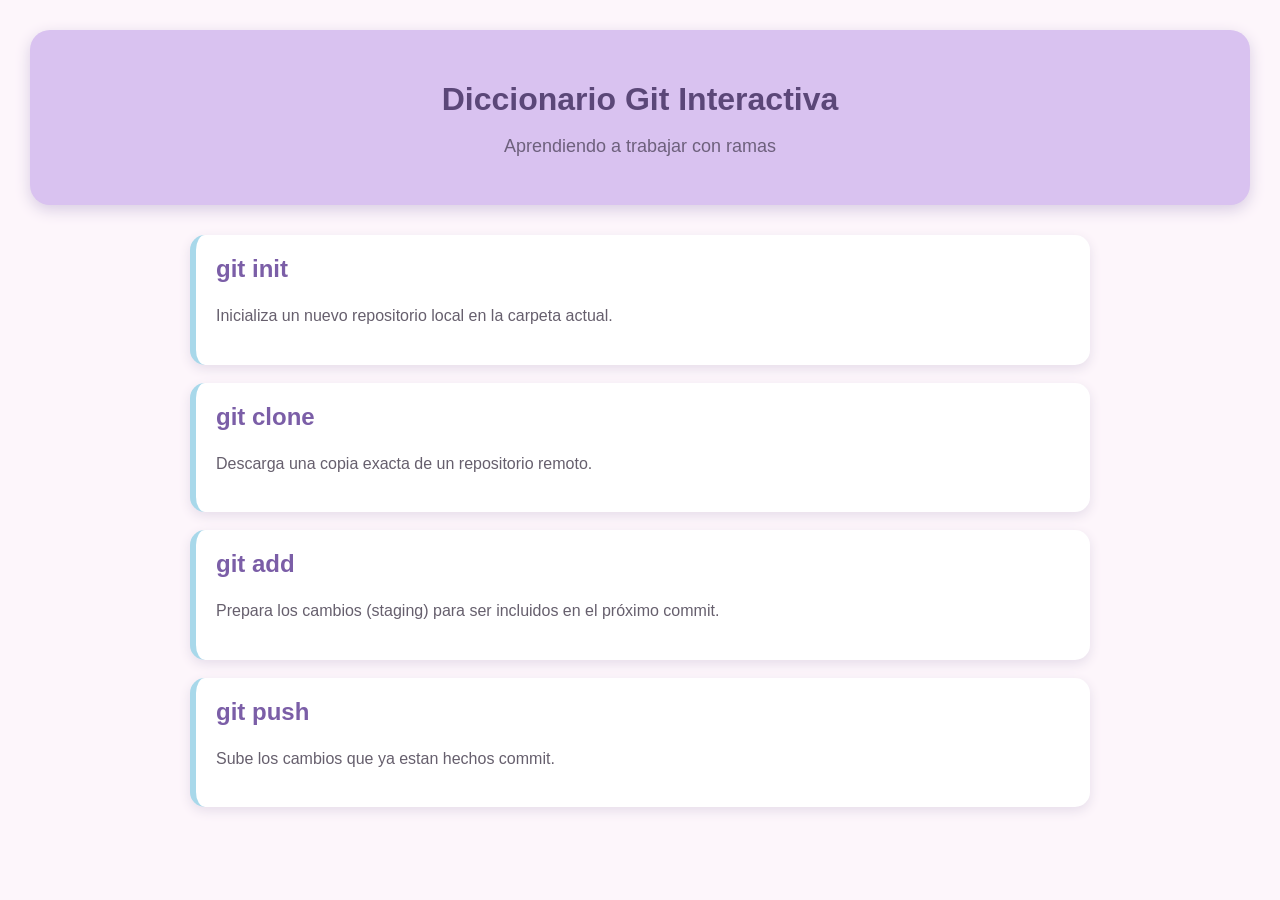
<file: Parte 2/Ramas/index.html>
<!DOCTYPE html>
<html lang="es">
<head>
    <meta charset="UTF-8">
    <meta name="viewport" content="width=device-width, initial-scale=1.0">
    <title>Guía de Comandos Git</title>
    <link rel="stylesheet" href="style.css">
</head>
<body>
    <header>
        <h1>Diccionario Git Interactiva</h1>
        <p>Aprendiendo a trabajar con ramas</p>
    </header>
    <main id="contenedor">
        <section class="comando">
            <h2>git init</h2>
            <p>Inicializa un nuevo repositorio local en la carpeta actual.</p>
        </section>
        <section class="comando">
            <h2>git clone</h2>
            <p>Descarga una copia exacta de un repositorio remoto.</p>
        </section>
        <section class="comando">
            <h2>git add</h2>
            <p>Prepara los cambios (staging) para ser incluidos en el próximo commit.</p>
        </section>
        <!-- Aquí los estudiantes agregarán más comandos luego -->
        <section class="comando">
            <h2>git push</h2>
            <p>Sube los cambios que ya estan hechos commit.</p>
        </section>
    </main>
</body>
</html>
</file>
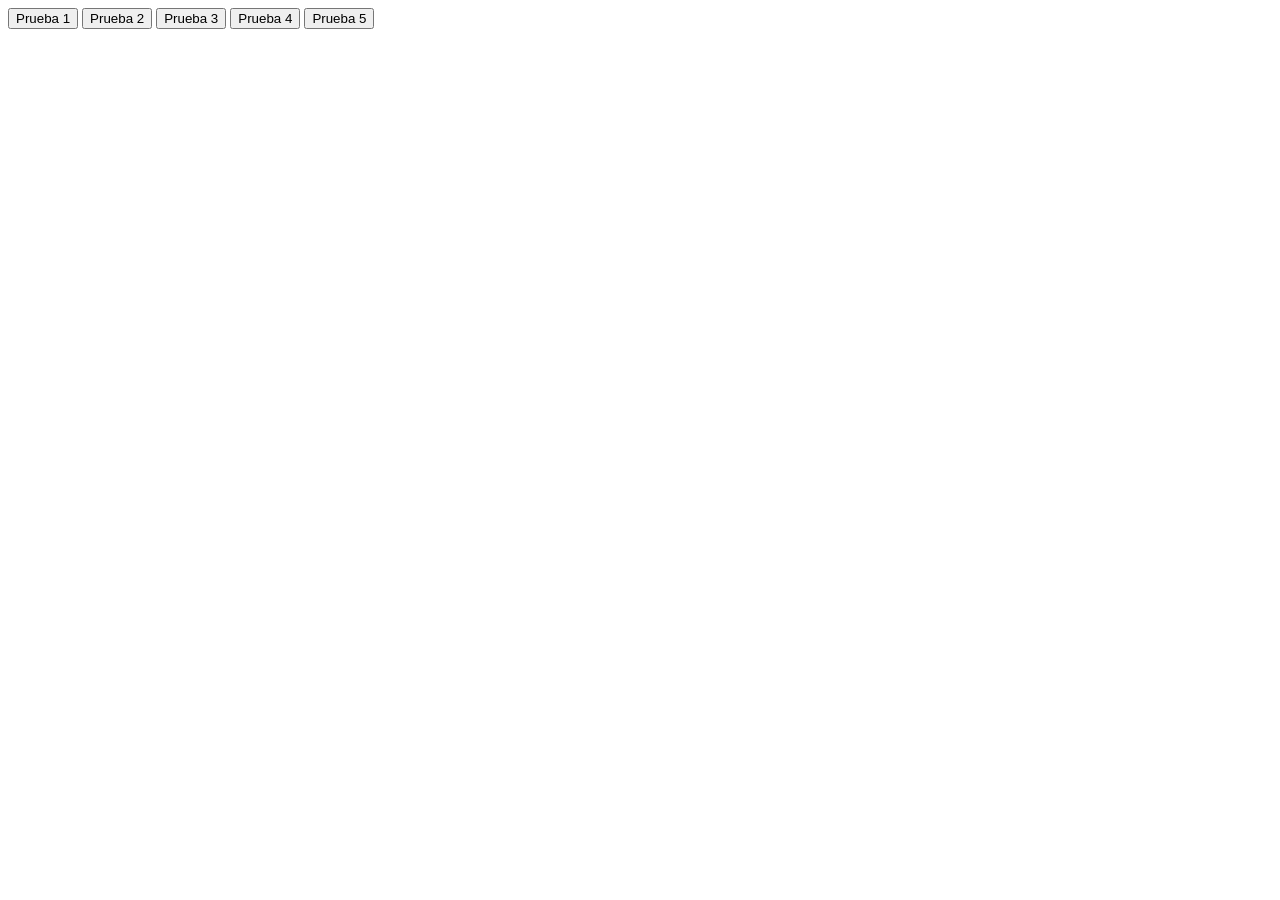
<file: Parte 2/Objetos/objetos.html>
<!DOCTYPE html>
<html>
    <head>
        <script src="objetos.js"></script>
    </head>
    <body>
        <input type="button" value="Prueba 1" onclick="probarAtributos()">
        <input type="button" value="Prueba 2" onclick="modificarAtributo()">
        <input type="button" value="Prueba 3" onclick="crearCliente()">
        <input type="button" value="Prueba 4" onclick="probarIncrementarSaldo()">
        <input type="button" value="Prueba 5" onclick="probarDeterminarMayor()">
    </body>
</html>
</file>
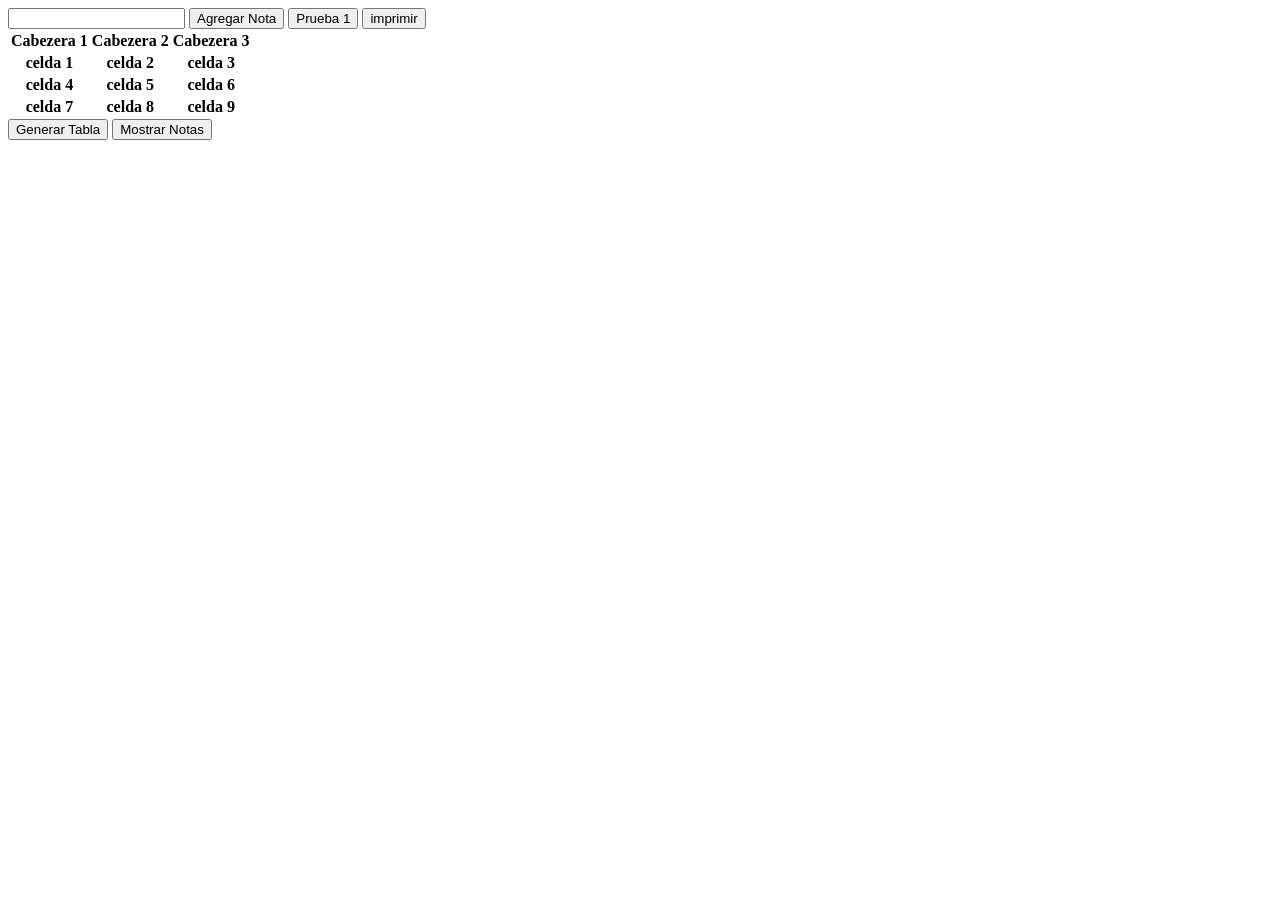
<file: Parte 2/videoArreglos/ejercicio1.html>
<!DOCTYPE html>
<html>
    <head>
        <script src="ejercicio1.js"></script>
        <script src="utilitarios.js"></script>
    </head>
    <body>
        <input type="text" id="txtNota">
        <input type="button" value="Agregar Nota" onclick="probarAgregar()">
        <input type="button" value="Prueba 1" onclick="agregarElementos()">
        <input type="button" value="imprimir" onclick="calcularPromedio()">
        <table>
            <tr>
                <th>Cabezera 1</th>
                <th>Cabezera 2</th>
                <th>Cabezera 3</th>
            </tr>
            <tr>
                <th>celda 1</th>
                <th>celda 2</th>
                <th>celda 3</th>
            </tr>
            <tr>
                <th>celda 4</th>
                <th>celda 5</th>
                <th>celda 6</th>
            </tr>
            <tr>
                <th>celda 7</th>
                <th>celda 8</th>
                <th>celda 9</th>
            </tr>
        </table>
        <input type="button" value="Generar Tabla" onclick="generarTabla()">
        <input type="button" value="Mostrar Notas" onclick="mostrarNotas()">
        <div id="divTabla">

        </div>
    </body>
</html>
</file>
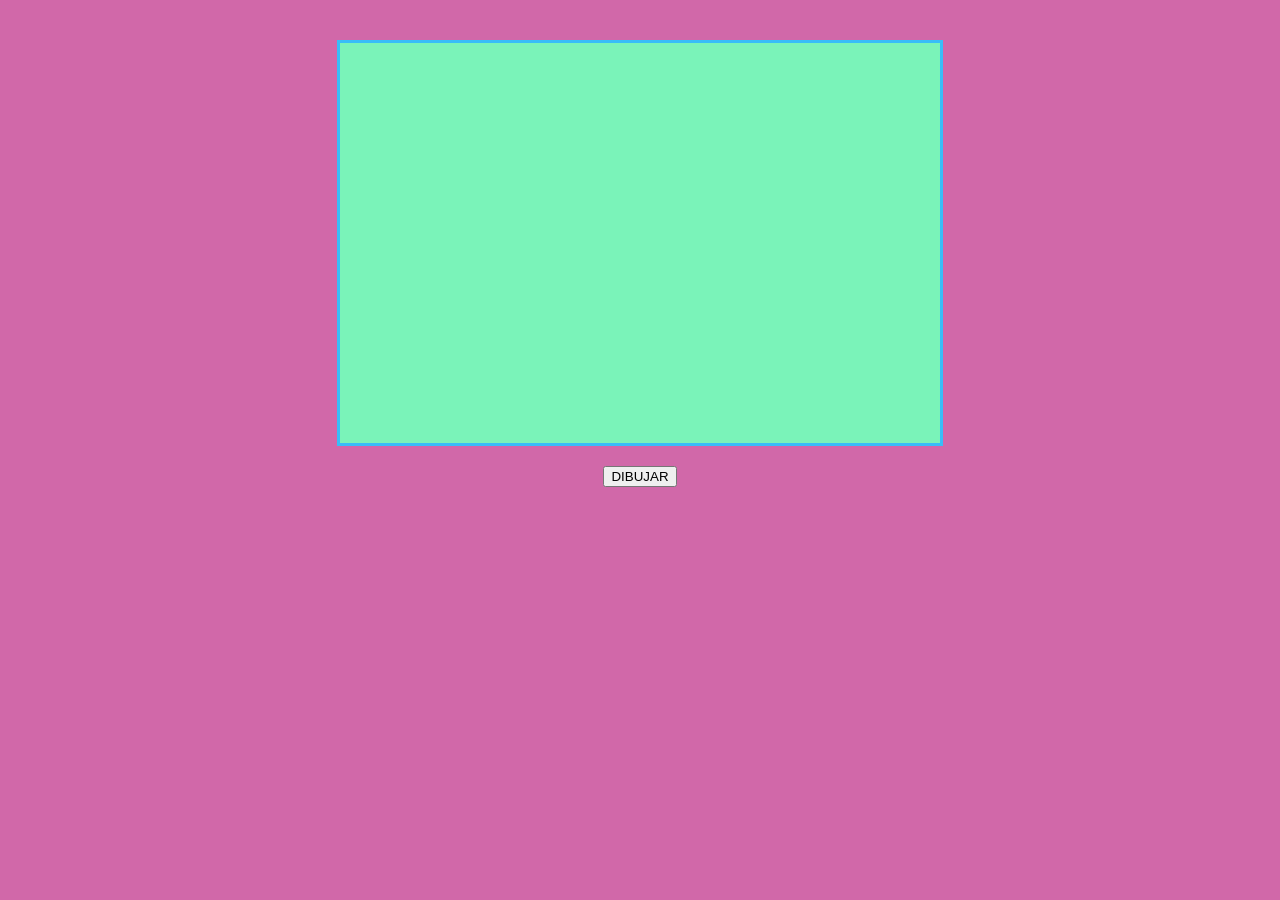
<file: Parte1/ejemploCanva/dibujar.html>
<!DOCTYPE html>
<html>
    <head> 
        <link rel="stylesheet" href="dibujar.css"/> 
    </head>
    <body>
        <div class="contenedor">
            <canvas id="areaDibujo" width="600" height="400s"></canvas>
        </div>
        <button onclick="dibujarRectangulo()">DIBUJAR</button>

        <script src="dibujar.js"></script> 
    </body> 
</html>
</file>
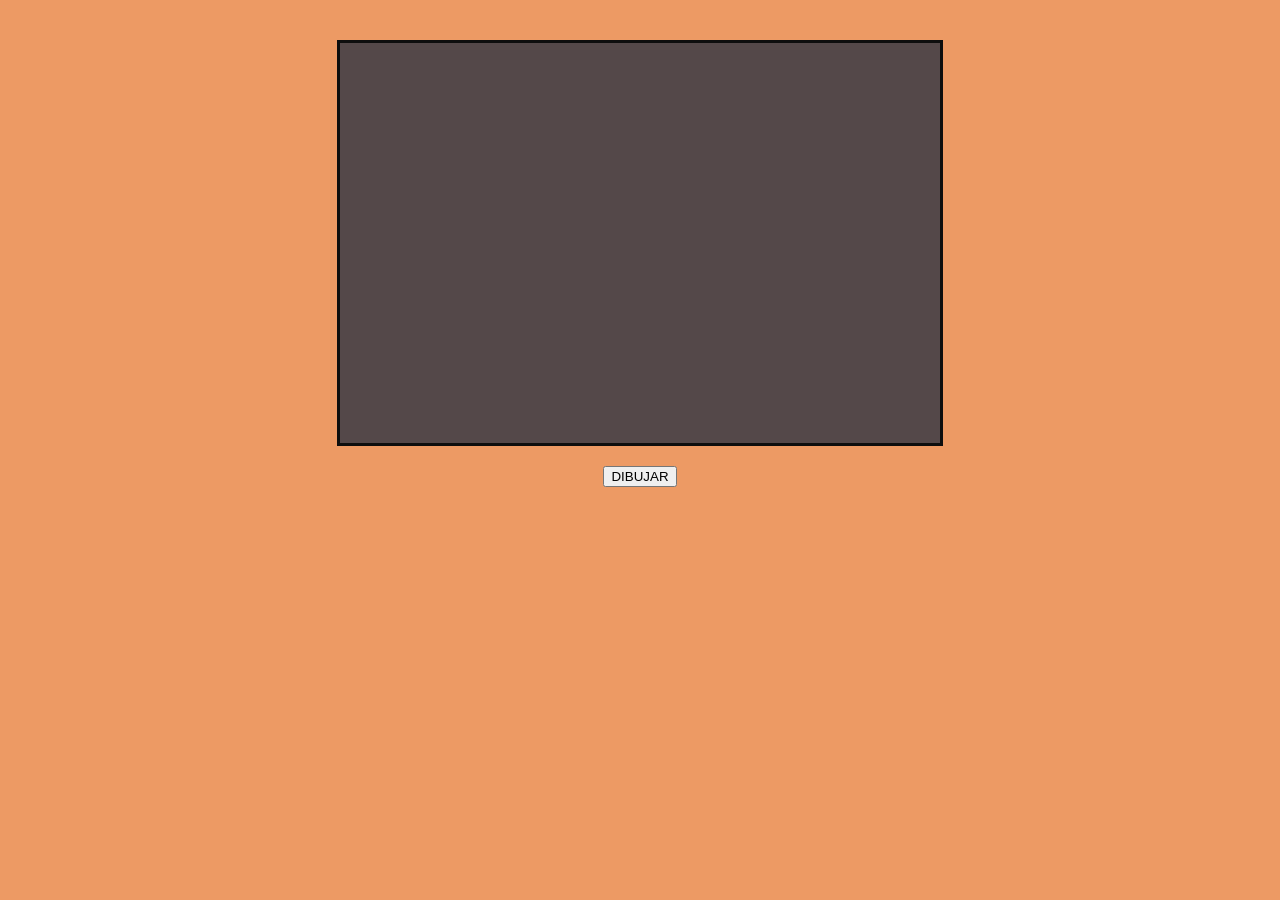
<file: Parte1/ejemploCanva/dibujar2.html>
<!DOCTYPE html>
<html>
    <head> 
        <link rel="stylesheet" href="dibujar2.css"/> 
    </head>
    <body>
        <div class="contenedor">
            <canvas id="areaDibujo" width="600" height="400s"></canvas>
        </div>
        <button onclick="dibujarRectangulo()">DIBUJAR</button>

        <script src="dibujar2.js"></script> 
    </body> 
</html>
</file>
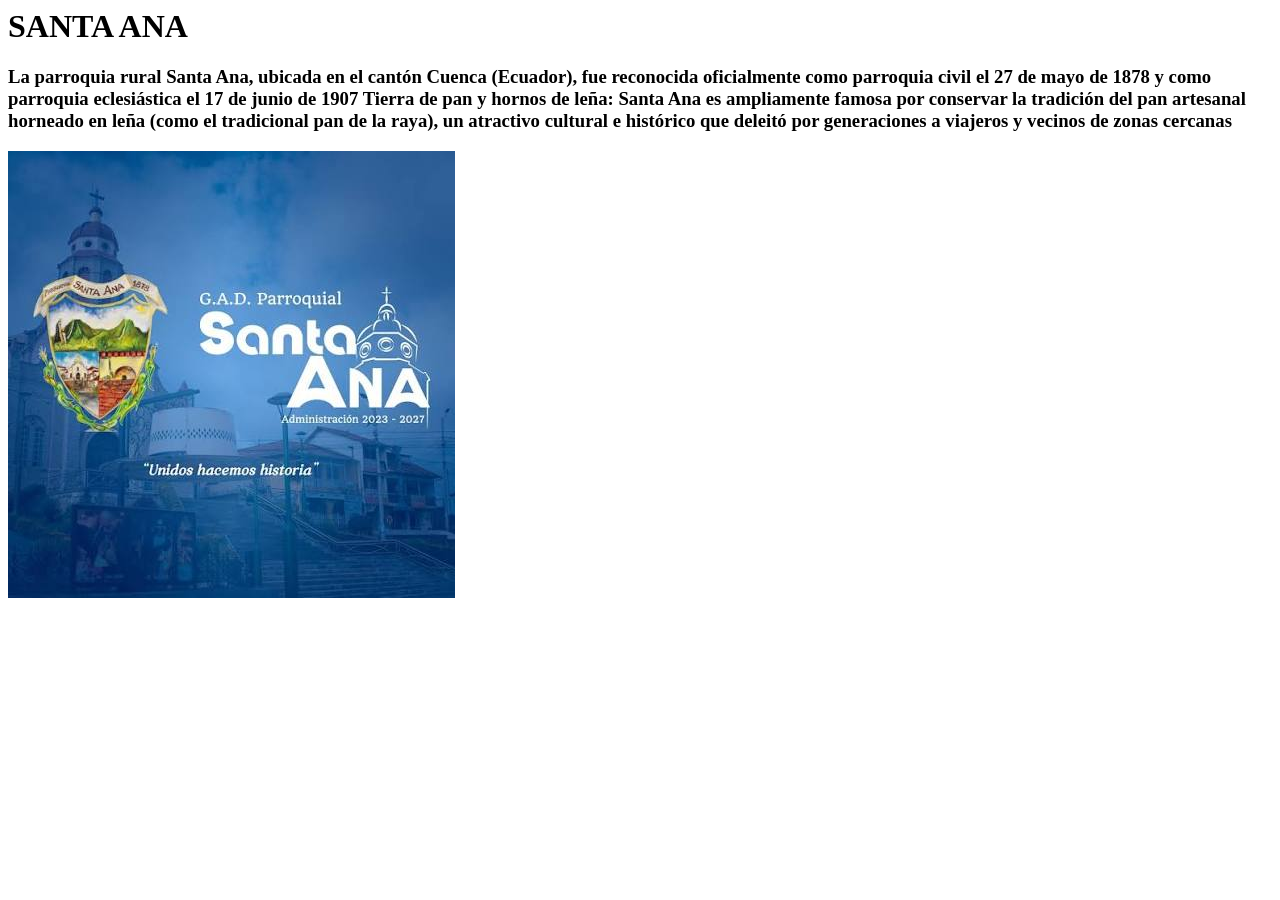
<file: Parte1/ejemploCanva/xxxxxx.html>
<html>
    <head>

    </head>
    <body>
        <h1>SANTA ANA</h1>
        <p>
            <h3>La parroquia rural Santa Ana, ubicada en el cantón Cuenca (Ecuador), fue reconocida oficialmente como parroquia civil el 27 de mayo de 1878 y como parroquia eclesiástica el 17 de junio de 1907
            Tierra de pan y hornos de leña: Santa Ana es ampliamente famosa por conservar la tradición del pan artesanal horneado en leña (como el tradicional pan de la raya), un atractivo cultural e histórico que deleitó por generaciones a viajeros y vecinos de zonas cercanas
            </h3>
        </p>
        <img src="santaAna.jpg"/>
    </body>
</html>
</file>
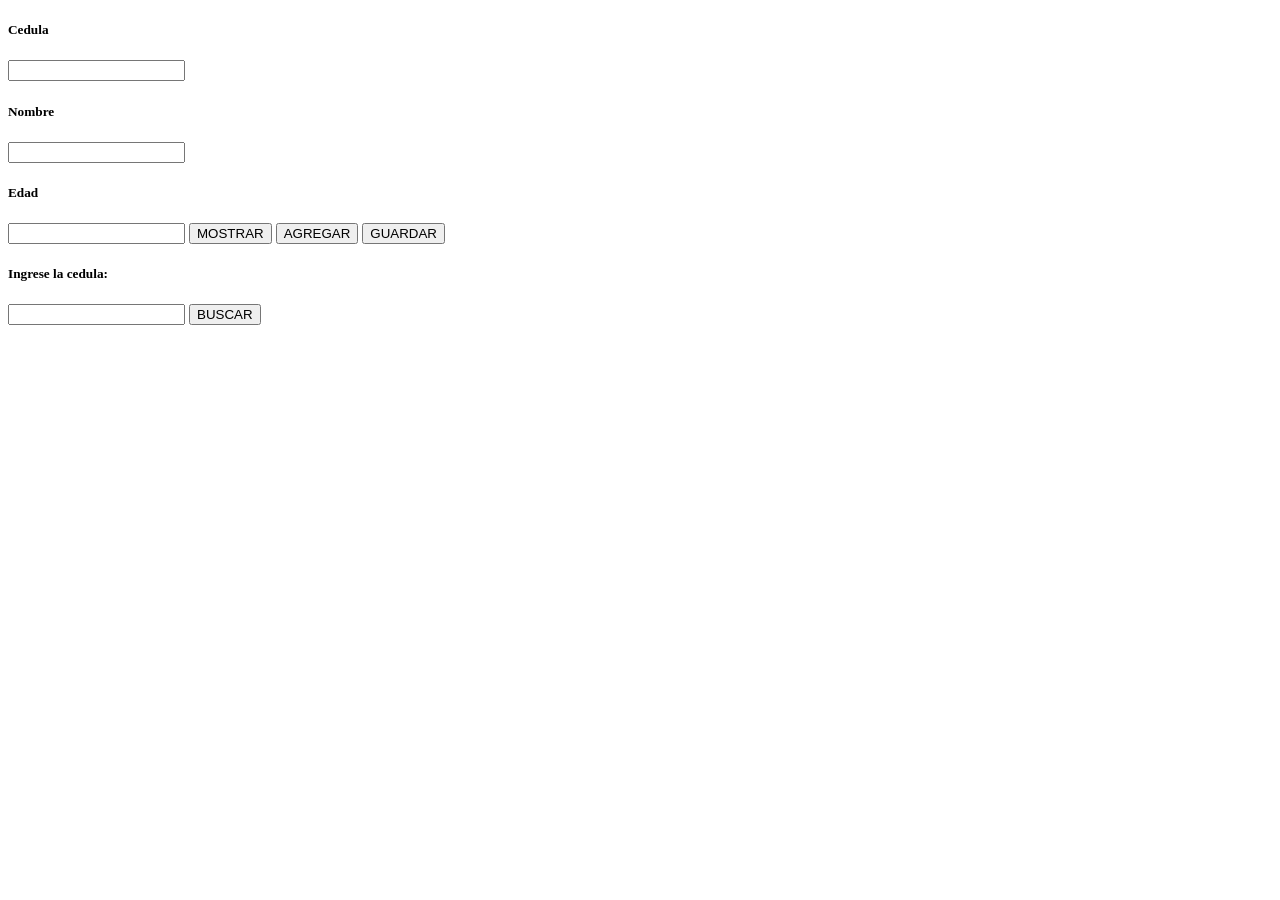
<file: Parte 2/Objetos/clientes/clientes.html>
<!DOCTYPE html>
<html>
    <head>
        <script src="clientes.js"></script>
        <script src="utilitarios.js"></script>
    </head>
    <body>
        <h5>Cedula</h5>
        <input type="text" id="txtCedula"/>
        <h5>Nombre</h5>
        <input type="text" id="txtNombre"/>
        <h5>Edad</h5>
        <input type="text" id="txtEdad"/>
        <input type="button" value="MOSTRAR" onclick="mostrarClientes()">
        <input type="button" value="AGREGAR" onclick="crearCliente()">
        <input type="button" value="GUARDAR" onclick="guardarCambios()">
        <div id="idTablaClientes">
        </div>
        <h5>Ingrese la cedula:</h5>
        <input type="text" id="txtCedulaBusqueda"/>
        <input type="button" value="BUSCAR" onclick="ejecutarBusqueda()">

    </body>
</html>
</file>
<file: Parte 2/Ramas/style.css>
body {
    font-family: sans-serif;
    background-color: #fdf6fb;
    color: #4a4458;
    padding: 30px;
    margin: 0;
}

header {
    background-color: #d9c2f0;
    padding: 30px;
    text-align: center;
    border-radius: 20px;
    margin-bottom: 30px;
    box-shadow: 0 5px 15px #d8cce3;
}

h1 {
    color: #5b4778;
    margin-bottom: 10px;
}

header p {
    color: #6d607c;
    font-size: 18px;
}

#contenedor {
    max-width: 900px;
    margin: auto;
}

.comando {
    background-color: #ffffff;
    padding: 20px;
    margin-bottom: 18px;
    border-left: 6px solid #a8d8ea;
    border-radius: 15px;
    box-shadow: 0 4px 12px #e6ddea;
    transition: 0.3s;
}

.comando:hover {
    transform: translateY(-5px);
    box-shadow: 0 8px 18px #d8cce3;
}

.comando h2 {
    color: #7b5ea7;
    margin-top: 0;
}

.comando p {
    color: #665f6d;
    font-size: 16px;
    line-height: 1.6;
}
</file>
<file: Parte1/ejemploCanva/dibujar.css>
body {
  font-family: Arial, sans-serif;
  background-color: #d168a9;
  color: white;
  text-align: center;
  margin: 0;
  padding: 20px;
}

.contenedor {
  max-width: 800px;
  margin: 0 auto;
}

canvas {
  background-color: #7af3b9;
  border: 3px solid #38bdf8;
  display: block;
  margin: 20px auto;
}
</file>
<file: Parte1/ejemploCanva/dibujar2.css>
body {
  font-family: Arial, sans-serif;
  background-color: #ED9A64;
  color: white;
  text-align: center;
  margin: 0;
  padding: 20px;
}

.contenedor {
  max-width: 800px;
  margin: 0 auto;
}

canvas {
  background-color: #544849;
  border: 3px solid #0e0e0e;
  display: block;
  margin: 20px auto;
}
</file>
